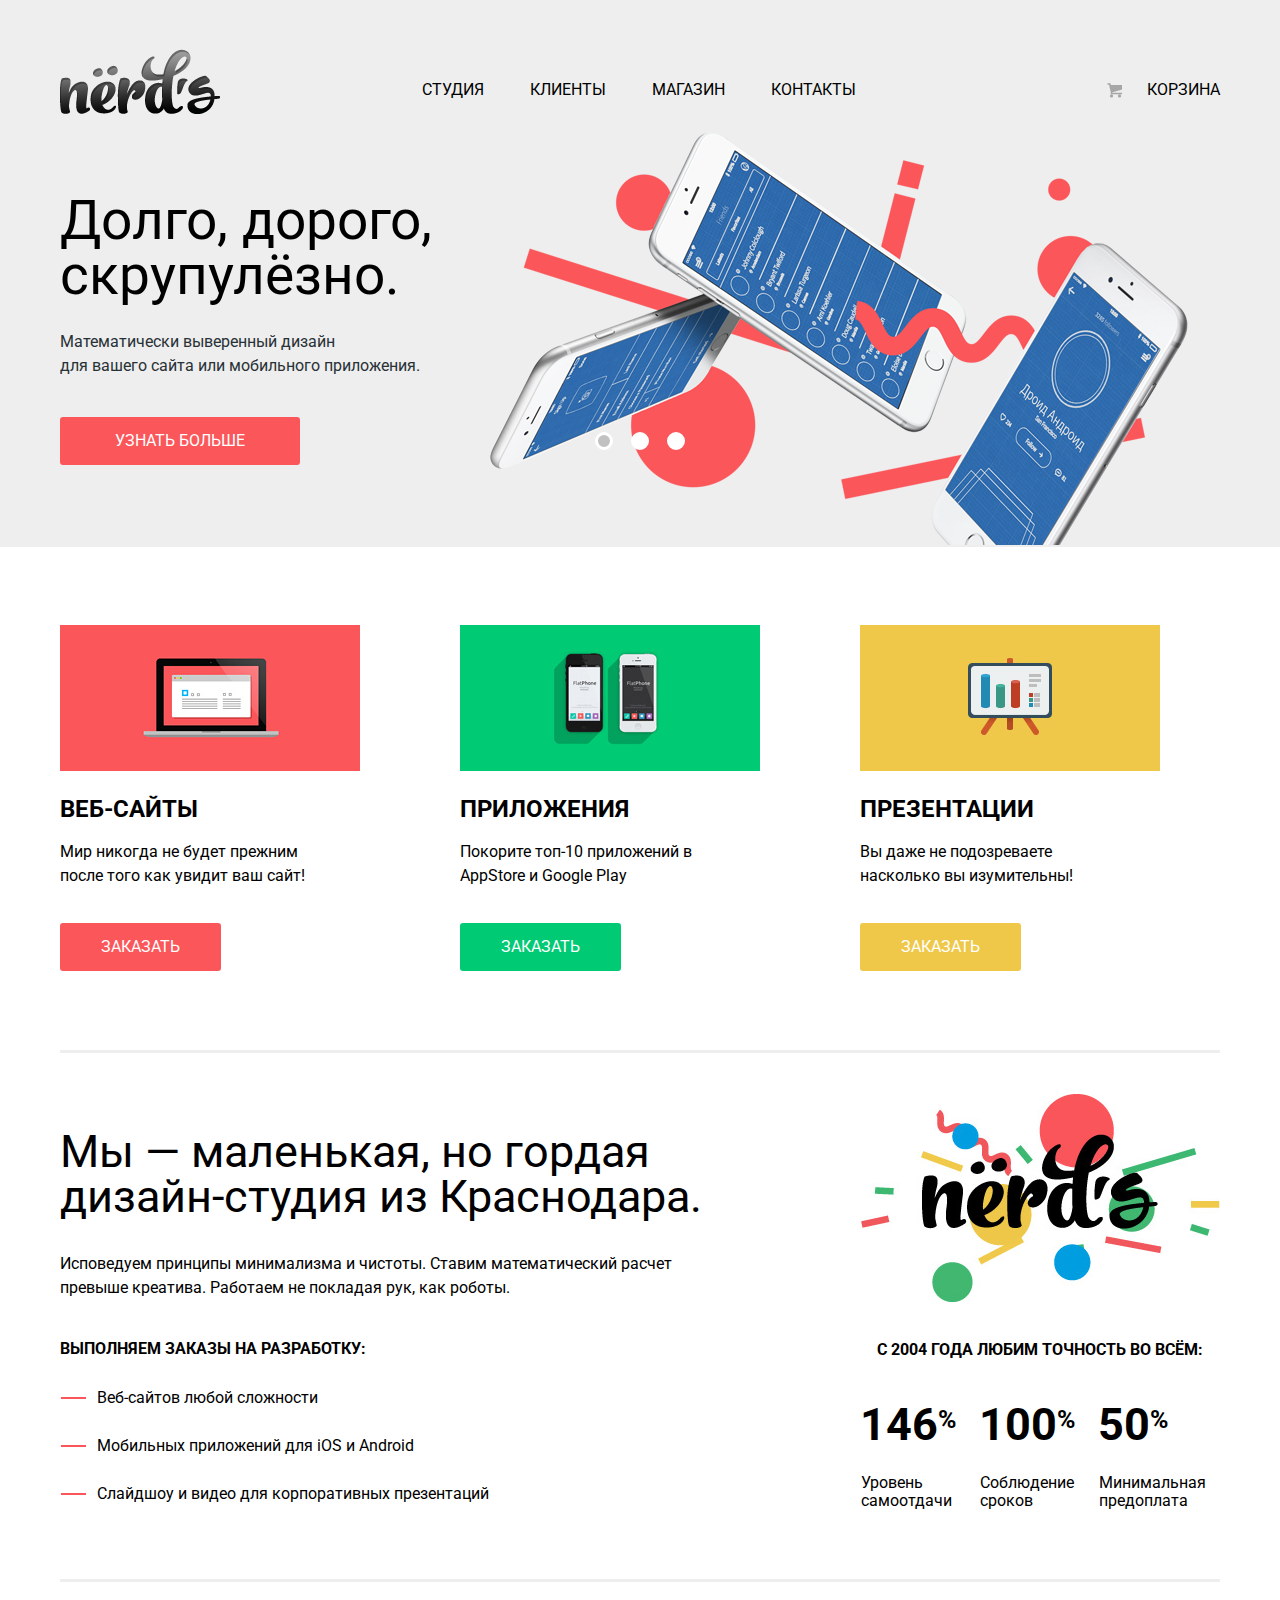
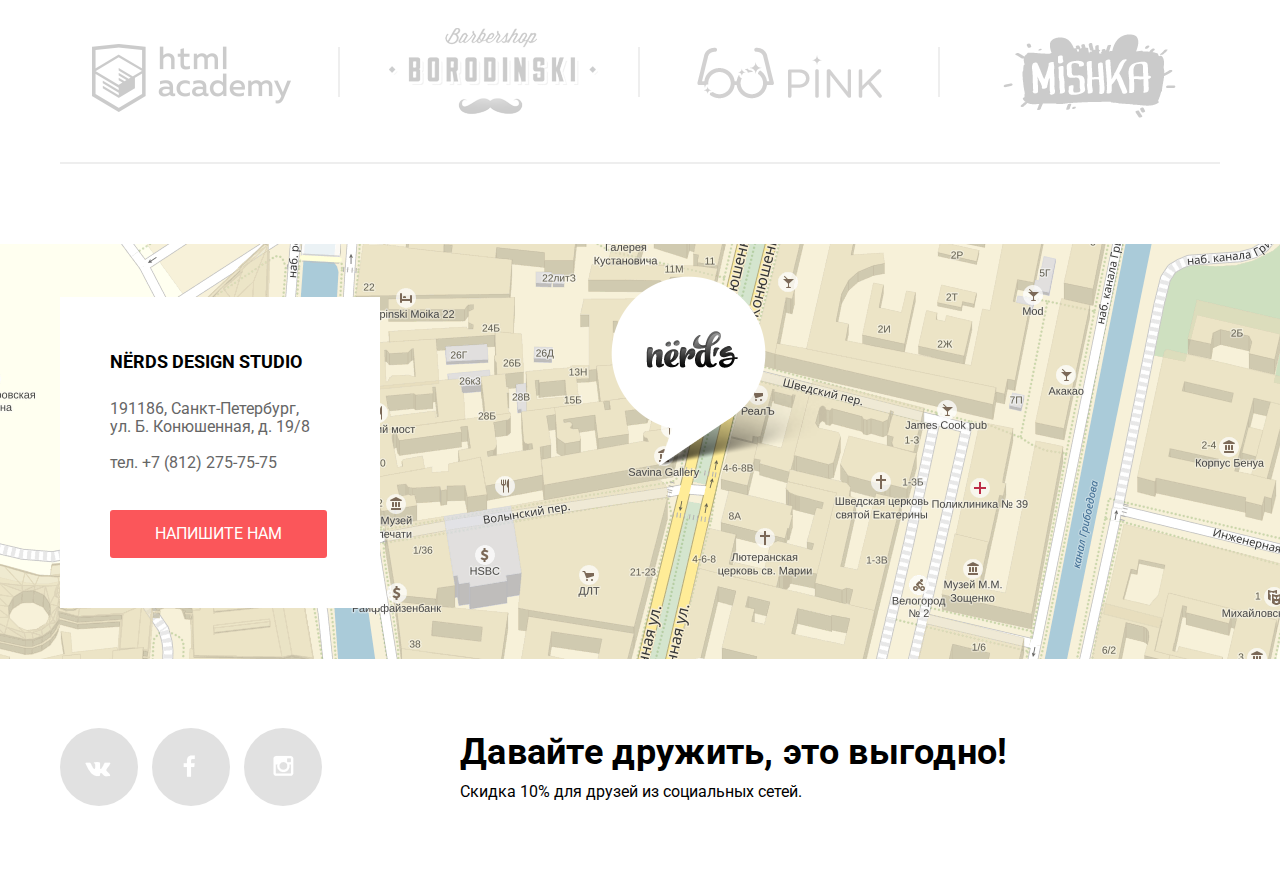
<file: index.html>
<!DOCTYPE html>
<html lang="ru">
<head>
    <meta charset="utf-8">
    <title>HTML Academy: Нёрдс</title>
    <link href="https://fonts.googleapis.com/css?family=Roboto:500&subset=latin,cyrillic" rel="stylesheet" type="text/css">
    <link rel="stylesheet" href="css/normal_v5_min.css">
    <link rel="stylesheet" href="css/style_min.css">
</head>
<body>
    <header class="main-header">
        <div class="container">
            <div class="header-top">
                <div class="header-logo">
                    <a href="index.html"><img src="img/nerds-logo.png" width="160" height="65" alt="nerd's"></a>
                </div>
                <div class="header-top-right">
                    <nav class="main-navigation">
                        <ul>
                            <li><a href="#">Студия</a></li>
                            <li><a href="#">Клиенты</a></li>
                            <li><a href="catalog.html">Магазин</a></li>
                            <li><a href="#">Контакты</a></li>
                        </ul>
                    </nav>
                    <div class="user-block">
                        <a class="basket" href="#">Корзина</a>
                    </div>
                </div>
            </div>
            <div class="slider">
                <input type="radio" id="btn-1" name="toggle" checked>
                <input type="radio" id="btn-2" name="toggle">
                <input type="radio" id="btn-3" name="toggle">
                <div class="slider-controls">
                    <label for="btn-1"></label>
                    <label for="btn-2"></label>
                    <label for="btn-3"></label>
                </div>
                <div class="slides">
                    <div class="slide">
                        <div class="slide-text">
                            <div class="slide-title">Долго, дорого,<br>скрупулёзно.</div>
                            <p>Математически выверенный дизайн<br>для вашего сайта или мобильного приложения.</p>
                            <a class="btn" href="#">Узнать больше</a>
                        </div>
                    </div>
                    <div class="slide">
                        <div class="slide-text">
                            <div class="slide-title">Любим математику<br>как никто другой</div>
                            <p>Никакого креатива, только математические формулы<br>для расчета идеальных пропорций.</p>
                            <a class="btn" href="#">Узнать больше</a>
                        </div>
                    </div>
                    <div class="slide">
                        <div class="slide-text">
                            <div class="slide-title">Только ночь,<br>только хардкор</div>
                            <p>Работаем днём как все? Мы против этого.<br>Ближе к полуночи работа только начинается.</p>
                            <a class="btn" href="#">Узнать больше</a>
                        </div>
                    </div>
                </div>
            </div>
        </div>
    </header>
    <main class="container clearfix">
        <section class="services">
            <div class="services-item">
                <img src="img/illustration-1.jpg" alt="web" width="300" height="146">
                <h3 class="services-title">Веб-сайты</h3>
                <p>Мир никогда не будет прежним после того как увидит ваш сайт!</p>
                <a class="btn" href="#">Заказать</a>
            </div>
            
            <div class="services-item">
                <img src="img/illustration-2.jpg" alt="apps" width="300" height="146">
                <h3 class="services-title">Приложения</h3>
                <p>Покорите топ-10 приложений в AppStore и Google Play</p>
                <a class="btn btn-gr" href="#">Заказать</a>
            </div>
            
            <div class="services-item">
                <img src="img/illustration-3.jpg" alt="presentation" width="300" height="146">
                <h3 class="services-title">Презентации</h3>
                <p>Вы даже не подозреваете насколько вы изумительны!</p>
                <a class="btn btn-yl" href="#">Заказать</a>
            </div>
        </section>
        <section class="about-company">
            <div class="about-company-left">
                <h2>Мы 	&#8212; маленькая, но гордая дизайн-студия из Краснодара.</h2>
                <p>Исповедуем принципы минимализма и чистоты. Ставим математический расчет превыше креатива. Работаем не покладая рук, как роботы.</p>
                <h4>Выполняем заказы на разработку:</h4>
                <ul class="info-list">
                    <li>Веб-сайтов любой сложности</li>
                    <li>Мобильных приложений для iOS и Android</li>
                    <li>Слайдшоу и видео для корпоративных презентаций</li>
                </ul>
            </div>
            <div class="about-company-right">
                <img class="table-logo" src="img/nerds-illustration.jpg" alt="nErd's_logo" width="360" height="208">
                <h4>С 2004 года любим точность во всём:</h4>
                <table class="table-content">
                    <tr>
                        <th>146<sup>%</sup></th>
                        <th>100<sup>%</sup></th>
                        <th>50<sup>%</sup></th>
                    </tr>
                    <tr>
                        <td>Уровень самоотдачи</td>
                        <td>Соблюдение сроков</td>
                        <td>Минимальная предоплата</td>
                    </tr>
                </table>
            </div>
        </section>
        <div class="customers">
            <a href="#"><img src="img/logo-htmlac.png" alt="HTMLacademy" width="260" height="180"></a>
            <a href="#"><img src="img/logo-barbershop.png" alt="Borodinski" width="260" height="180"></a>
            <a href="#"><img src="img/logo-glas-pink.png" alt="Pink" width="260" height="180"></a>
            <a href="#"><img src="img/logo-mishka.png" alt="Mishka" width="260" height="180"></a>
        </div>
    </main>
    <div class="map">
        <div id="yandex-map" style="width: 100%; height: 415px"></div>
        <div class="container clearfix">
            <div class="contacts">
                <h3>NЁrds design studio</h3>
                <p>
                191186, Санкт-Петербург,<br>
                ул. Б. Конюшенная, д. 19/8<br>
                <br>
                <a class="tel" href="tel:+7(812)275-75-75">тел. +7 (812) 275-75-75</a>
                </p>
                <a class="btn feedback-open" href="write-us.html">Напишите нам</a>
            </div>
        </div>
    </div>
    <div class="feedback">
        <b>Напишите нам</b>
        <form class="feedback-form" action="https://echo.htmlacademy.ru" method="post" enctype="multipart/form-data" id="feedback">
            <div class="input-user-date clearfix">
                <div class="input-username">
                    <label class="feedback-title" for="feedback-username">Ваше имя:</label>
                    <input type="text" name="username" class="feedback-username" id="feedback-username" placeholder="Представьтесь пожалуйста" required>
                </div>
                <div class="input-email">
                    <label class="feedback-title" for="feedback-email">Ваш e-mail:</label>
                    <input type="email" name="e-mail" class="feedback-email" id="feedback-email" placeholder="Для отправки ответа" required>
                </div>
            </div>
            <div class="input-text">
                <label class="feedback-title" for="feedback-text" >Текст письма</label>
                <textarea name="text" class="feedback-text" id="feedback-text" placeholder="В свободной форме"></textarea>
            </div>
            <input class="btn" type="submit" value="Отправить">
            <button class="btn-close" type="submit" form="feedback" value="close">&#215;</button>
        </form>
    </div>
    <footer class="main-footer">
        <div class="container clearfix">
            <div class="footer-social">
                <a class="social-btn social-vk" href="https://vk.com/htmlacademy">Вконтакте</a>
                <a class="social-btn social-facebook" href="https://facebook.com/htmlacademy">Фейсбук</a>
                <a class="social-btn social-instagram" href="https://instagram.com/htmlacademy">Инстаграм</a>
            </div>
            <div class="discount">
                <h4>Давайте дружить, это выгодно!</h4>
                <p>Скидка 10% для друзей из социальных сетей.</p>
            </div>
        </div>
    </footer>
    <script src="https://api-maps.yandex.ru/2.1/?lang=ru_RU" type="text/javascript"></script>
    <script src="js/script_min.js" type="text/jscript"></script>
</body>
</html>
</file>
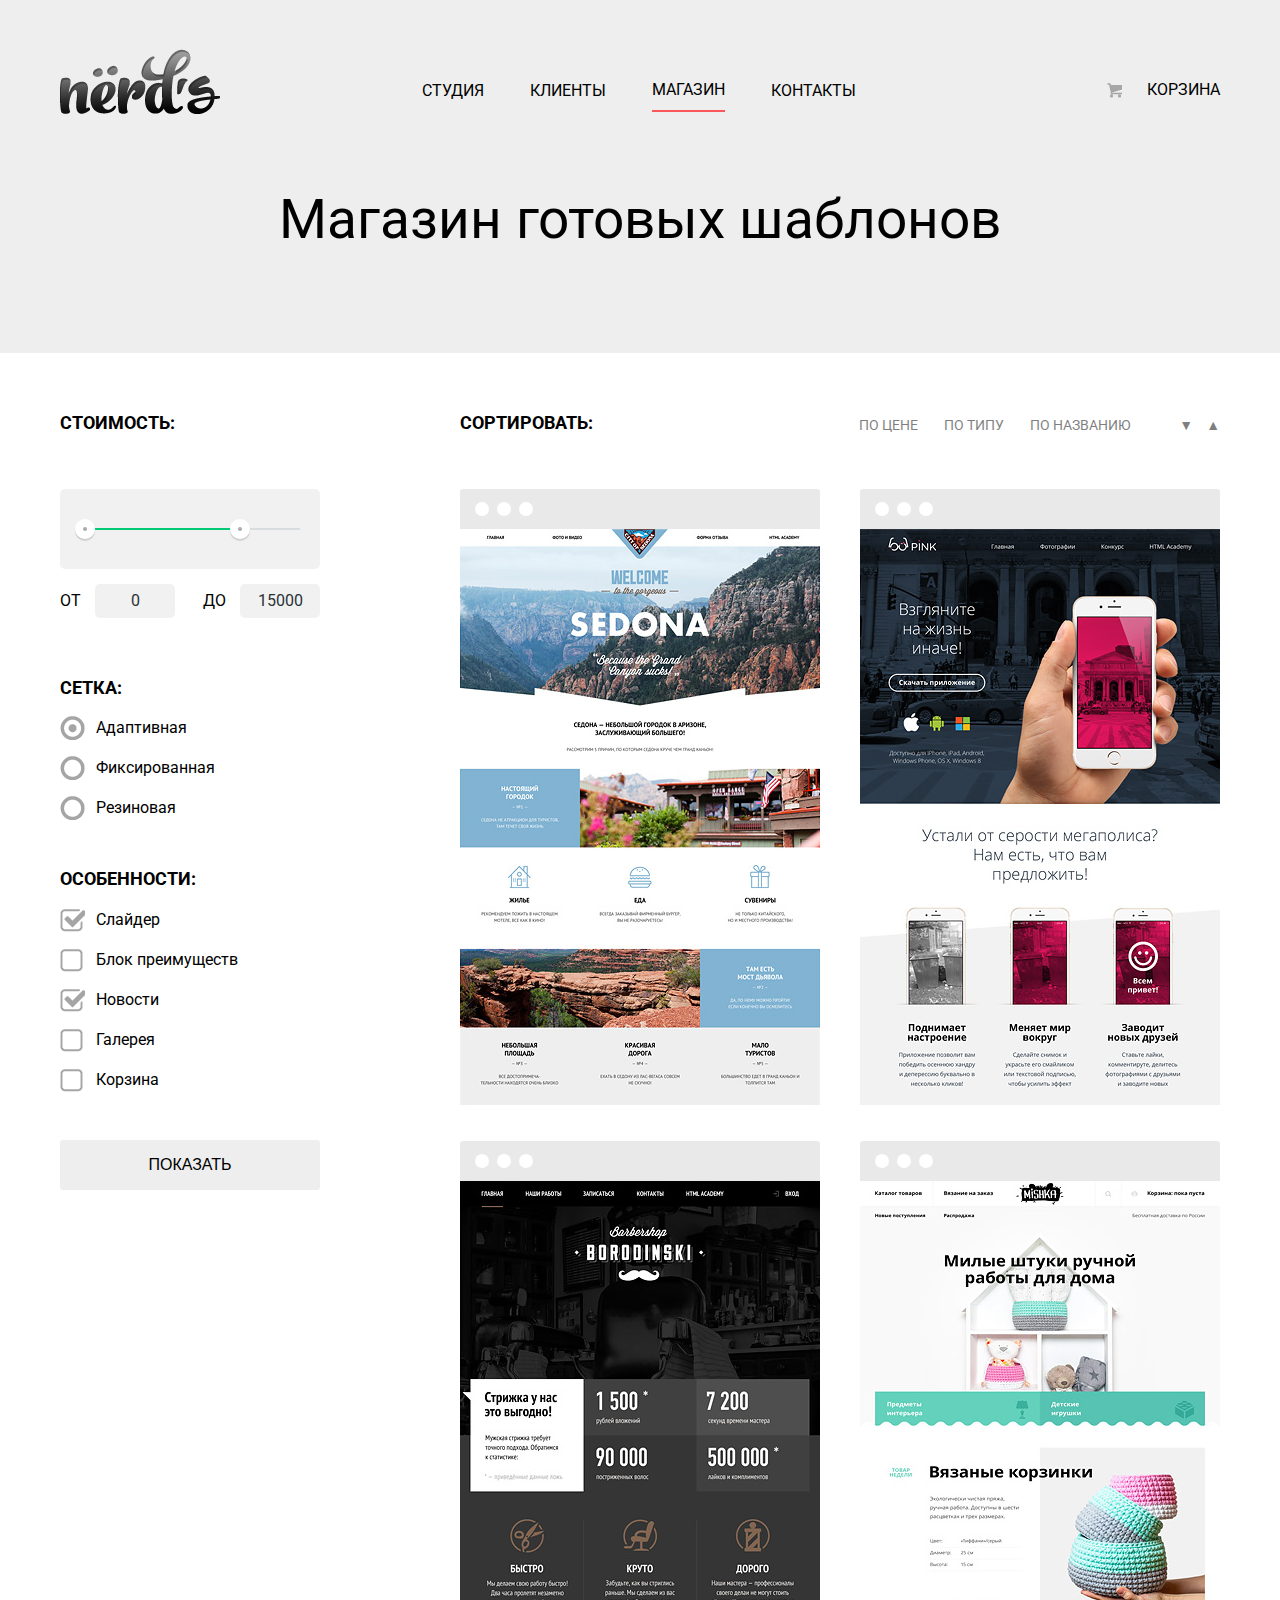
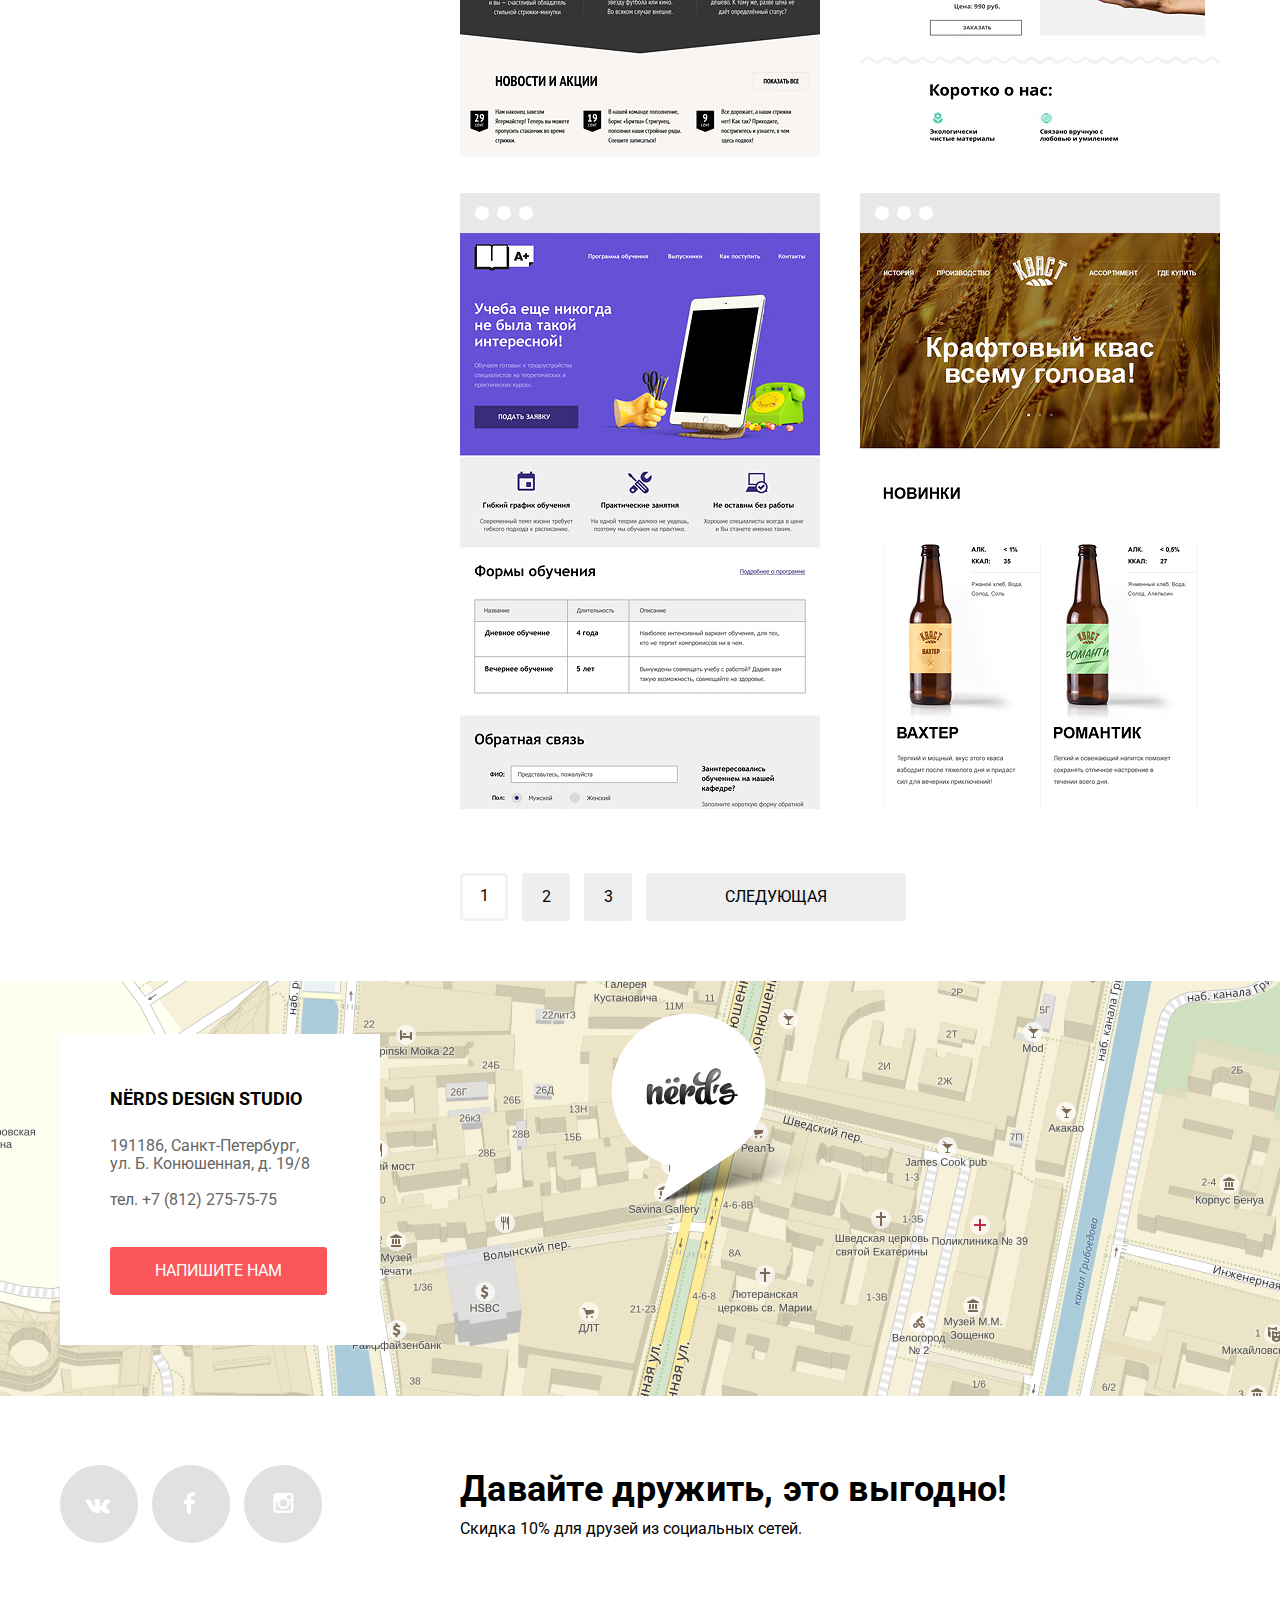
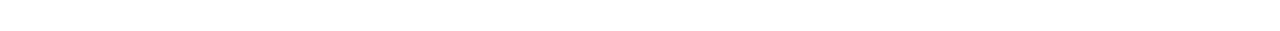
<file: catalog.html>
<!DOCTYPE html>
<html lang="ru">
<head>
    <meta charset="utf-8">
    <title>HTML Academy: Нёрдс</title>
    <link href="https://fonts.googleapis.com/css?family=Roboto:500&subset=latin,cyrillic" rel="stylesheet" type="text/css">
    <link rel="stylesheet" href="css/normal_v5_min.css">
    <link rel="stylesheet" href="css/style_min.css">
</head>
<body>
    <header class="main-header">
        <div class="container">
            <div class="header-top">
                <div class="header-logo">
                    <a href="index.html"><img src="img/nerds-logo.png" width="160" height="65" alt="nerd's"></a>
                </div>
                <div class="header-top-right">
                    <nav class="main-navigation">
                        <ul>
                            <li><a href="#">Студия</a></li>
                            <li><a href="#">Клиенты</a></li>
                            <li class="active"><a href="catalog.html">Магазин</a></li>
                            <li><a href="#">Контакты</a></li>
                        </ul>
                    </nav>
                    <div class="user-block">
                        <a class="basket" href="#">Корзина</a>
                    </div>
                </div>
            </div>
            <div class="logo-title">
                <h1>Магазин готовых шаблонов</h1>
            </div>
        </div>
    </header>
    <main class="container clearfix">
        <div class="select">
            <form action="https://echo.htmlacademy.ru" method="post" enctype="multipart/form-data">
                <div class="range-filter">
                <h4>Стоимость:</h4>
                <div class="range-controls">
                    <div class="scale">
                        <div class="bar"></div>
                    </div>
                    <div class="toggle toggle-min"></div>
                    <div class="toggle toggle-max"></div>
                </div>
                <div class="price-controls">
                    <label class="min-price">от <input name="min-price" type="text" value="0"></label>
                    <label class="max-price">до <input name="max-price" type="text" value="15000"></label>
                </div>
                </div>
                <div class="select-item">
                    <h4>Сетка:</h4>
                    <input type="radio" name="layout" id="adaptiv" value="adaptiv" checked>
                    <label for="adaptiv">Адаптивная</label>
                    <input type="radio" name="layout" id="fixed" value="fixed">
                    <label for="fixed">Фиксированная</label>
                    <input type="radio" name="layout" id="elastic" value="elastic">
                    <label for="elastic">Резиновая</label>
                </div>
                <div class="select-item">
                    <h4>Особенности:</h4>
                    <input type="checkbox" name="slayder" id="slayder" checked>
                    <label for="slayder">Слайдер</label>
                    <input type="checkbox" name="advantage" id="advantage">
                    <label for="advantage">Блок преимуществ</label>
                    <input type="checkbox" name="news" id="news" checked>
                    <label for="news">Новости</label>
                    <input type="checkbox" name="galery" id="galery">
                    <label for="galery">Галерея</label>
                    <input type="checkbox" name="basket" id="basket">
                    <label for="basket">Корзина</label>
                </div>
                <input type="submit" value="Показать">
        </form>
        </div>
        <div class="gallery">
            <div class="gallery-sort clearfix">
                <h4>Сортировать:</h4>
                <div class="gallery-sort-item">
                    <a href="#">По цене</a>
                    <a href="#">По типу</a>
                    <a href="#">По названию</a>
                    <div class="sort-direct">
                        <a href="#">&#9660;</a>
                        <a href="#">&#9650;</a>
                    </div>
                </div>
            </div>
            <div class="gallery-wrap">
                <article class="gallery-item">
                    <div class="item-gallery-header">
                        <span class="dot"></span>
                        <span class="dot"></span>
                        <span class="dot"></span>
                    </div>
                    <img src="img/img-sedona.jpg" alt="Sedona" width="360" height="576">
                    <div class="buy-block">
                        <a class="logotype" href="#">Sedona</a>
                        <p class="text-block">Информационный сайт<br>для туристов</p>
                        <a class="btn" href="#">9 900 руб.</a>
                    </div>
                </article>
                <article class="gallery-item">
                    <div class="item-gallery-header">
                        <span class="dot"></span>
                        <span class="dot"></span>
                        <span class="dot"></span>
                    </div>
                    <img src="img/img-pink.jpg" alt="Pink" width="360" height="576">
                    <div class="buy-block">
                        <a class="logotype" href="#">Pink APP</a>
                        <p class="text-block">Продуктивный лендинг<br>приложения для iOS и Android</p>
                        <a class="btn" href="#">8 500 руб.</a>
                    </div>
                </article>
                <article class="gallery-item">
                    <div class="item-gallery-header">
                        <span class="dot"></span>
                        <span class="dot"></span>
                        <span class="dot"></span>
                    </div>
                    <img src="img/img-barbershop.jpg" alt="Borodinski" width="360" height="576">
                    <div class="buy-block">
                        <a class="logotype" href="#">Barbershop</a>
                        <p class="text-block">Сайт салон красоты.<br>Для мужчин, да</p>
                        <a class="btn" href="#">10 000 руб.</a>
                    </div>
                </article>
                <article class="gallery-item">
                    <div class="item-gallery-header">
                        <span class="dot"></span>
                        <span class="dot"></span>
                        <span class="dot"></span>
                    </div>
                    <img src="img/img-mishka.jpg" alt="Mishka" width="360" height="576">
                    <div class="buy-block">
                        <a class="logotype" href="#">Mishka</a>
                        <p class="text-block">Интернет-магазин<br>вязаных игрушек</p>
                        <a class="btn" href="#">12 000 руб.</a>
                    </div>
                </article>
                <article class="gallery-item">
                    <div class="item-gallery-header">
                        <span class="dot"></span>
                        <span class="dot"></span>
                        <span class="dot"></span>
                    </div>
                    <img src="img/img-aplus.jpg" alt="Lerarn+" width="360" height="576">
                    <div class="buy-block">
                        <a class="logotype" href="#">A Plus</a>
                        <p class="text-block">Лендинг курсов повышения<br>квалификации</p>
                        <a class="btn" href="#">9 900 руб.</a>
                    </div>
                </article>
                <article class="gallery-item">
                    <div class="item-gallery-header">
                        <span class="dot"></span>
                        <span class="dot"></span>
                        <span class="dot"></span>
                    </div>
                    <img src="img/img-kvast.jpg" alt="Craft-Kvas" width="360" height="576">
                    <div class="buy-block">
                        <a class="logotype" href="#">Крафтовый квас</a>
                        <p class="text-block">Промо-сайт производителя<br>крафтового кваса</p>
                        <a class="btn" href="#">8 700 руб.</a>
                    </div>
                </article>
            </div>
            <div class="pages">
                <span >1</span >
                <a class="btn" href="#">2</a>
                <a class="btn" href="#">3</a>
                <a class="btn" href="#">Следующая</a>
            </div>
        </div>
    </main>
    <div class="map">
        <div id="yandex-map" style="width: 100%; height: 415px"></div>
        <div class="container clearfix">
            <div class="contacts">
                <h3>NЁrds design studio</h3>
                <p>
                191186, Санкт-Петербург,<br>
                ул. Б. Конюшенная, д. 19/8<br>
                <br>
                <a class="tel" href="tel:+7(812)275-75-75">тел. +7 (812) 275-75-75</a>
                </p>
                <a class="btn feedback-open" href="write-us.html">Напишите нам</a>
            </div>
        </div>
    </div>
    <div class="feedback">
        <b>Напишите нам</b>
        <form class="feedback-form" action="https://echo.htmlacademy.ru" method="post" enctype="multipart/form-data" id="feedback">
            <div class="input-user-date clearfix">
                <div class="input-username">
                    <label class="feedback-title" for="feedback-username">Ваше имя:</label>
                    <input type="text" name="username" class="feedback-username" id="feedback-username" placeholder="Представьтесь пожалуйста" required>
                </div>
                <div class="input-email">
                    <label class="feedback-title" for="feedback-email">Ваш e-mail:</label>
                    <input type="email" name="e-mail" class="feedback-email" id="feedback-email" placeholder="Для отправки ответа" required>
                </div>
            </div>
            <div class="input-text">
                <label class="feedback-title" for="feedback-text" >Текст письма</label>
                <textarea name="text" class="feedback-text" id="feedback-text" placeholder="В свободной форме"></textarea>
            </div>
            <input class="btn" type="submit" value="Отправить">
            <button class="btn-close" type="submit" form="feedback" value="close">&#215;</button>
        </form>
    </div>
    <footer class="main-footer">
        <div class="container clearfix">
            <div class="footer-social">
                <a class="social-btn social-vk" href="https://vk.com/htmlacademy">Вконтакте</a>
                <a class="social-btn social-facebook" href="https://facebook.com/htmlacademy">Фейсбук</a>
                <a class="social-btn social-instagram" href="https://instagram.com/htmlacademy">Инстаграм</a>
            </div>
            <div class="discount">
                <h4>Давайте дружить, это выгодно!</h4>
                <p>Скидка 10% для друзей из социальных сетей.</p>
            </div>
        </div>
    </footer>
    <script src="https://api-maps.yandex.ru/2.1/?lang=ru_RU" type="text/javascript"></script>
    <script src="js/script_min.js" type="text/jscript"></script>
</body>
</html>
</file>
<file: css/style_min.css>
.about-company,.services{border-bottom:3px solid #eee}.basket::before,.clearfix::after,.customers a::before,.info-list li:before{content:""}.contacts .btn,.select-item input[type=text],body{font-family:Roboto,Arial,sans-serif}.btn,.buy-block .logotype,.contacts .tel,.gallery-sort a,.header-top-right a,.main-navigation a,.pages span{text-decoration:none}body{margin:0;padding:0;font-size:16px;line-height:24px;font-weight:400;color:#000;background-color:#fff;min-width:1200px}.about-company h2,.logo-title h1{font-weight:400;margin-bottom:20px;color:#000}.logo-title h1{font-size:55px;line-height:55px}.about-company h2{font-size:45px;line-height:45px}.contacts h3,.services h3{font-size:24px;line-height:30px;color:#000;margin:0;font-weight:700;padding:16px 0;text-transform:uppercase}.about-company h4,.discount h4,.gallery h4,.select h4{font-size:18px;line-height:30px;color:#000;margin:0;text-transform:uppercase;font-weight:700}.discount h4{font-size:36px;line-height:36px;letter-spacing:.3px;color:#000}.contacts p{color:#666;font-size:16px;line-height:18px;margin:23px 0;padding:0}.header-top-right a,.main-navigation li{text-transform:uppercase;line-height:30px;font-size:16px}.main-navigation ul{list-style:none}.main-navigation a{color:#000}.main-navigation a:active{color:grey}.gallery-sort a{color:#000}.gallery-sort a:hover{color:red}.gallery-sort a:active{color:grey}.clearfix::after{display:table;clear:both}.container{width:1160px;margin:0 auto;padding:0 20px}.main-header{background-color:#eee;padding-top:49px}.header-top-right{float:right;width:838px;margin-top:10px}.header-top-right a{display:block}.customers a,.customers a:active,.customers a:hover,.main-navigation li,.table-logo,.user-block{display:inline-block}.header-top-right a:hover{color:#fb565a}.header-top-right a:active{color:#000;opacity:.4}ul.main-navigation{padding-left:0}.header-top-right nav{display:inline-block;width:640px;vertical-align:middle;height:64px}.main-navigation li{vertical-align:middle;padding-bottom:5px;margin-right:42px}.main-navigation li:last-child{margin-right:0}.user-block{vertical-align:middle;float:right;margin:16px 0;padding-left:40px}.header-logo,.header-top{margin:0;padding:0}.user-block a{position:relative;color:#000;max-width:100px}.basket::before{position:absolute;top:8px;left:-40px;width:15px;height:15px;background-image:url(../img/sprite_nerds.png);background-repeat:no-repeat;background-position:-123px -52px;opacity:.3}.header-logo{float:left;width:200px}.header-logo:hover{opacity:.8}.header-logo:active{opacity:.5}.slider{clear:both;min-height:424px}.slider p{margin:27px 0 39px}.services{padding-top:78px;min-height:425px}.services-item{float:left;width:300px;margin-right:100px}.services-item p{width:250px;margin:0;padding-bottom:35px}.services-item:last-child{margin-right:0}.services-item img:nth-child(1){background-color:#fb565a}.services-item img:nth-child(2){background-color:#50b976}.services-item img:nth-child(3){background-color:#efc849}.about-company{padding-top:41px;padding-bottom:45px;min-height:440px}.about-company-left{float:left;width:660px;min-height:430px;margin-right:100px}.about-company-left h2{margin-top:35px;margin-bottom:33px}.about-company-left h4,.about-company-right h4{font-size:16px;line-height:24px;margin-top:37px}.about-company-left li{list-style:none;margin-top:25px;margin-left:-3px;margin-bottom:-1px;padding-left:0}.info-list{position:relative}.info-list li:before{position:absolute;width:25px;border-bottom:2px solid #fb565a;left:1px;margin-top:11px}.about-company-right{float:right;width:400px;min-height:430px}.table-logo{margin-left:40px}.about-company-right h4{text-align:left;margin-top:29px;margin-left:57px}.table-content{margin:55px 0 0 37px;text-align:left}.table-content th{font-size:45px;line-height:10px;padding-right:20px}.table-content sup{font-size:25px;line-height:10px}.table-content td{font-size:16px;line-height:18px;padding-left:2px;padding-top:34px;padding-right:15px}.customers{border-bottom:2px solid #eee;font-size:0;line-height:0;margin-bottom:20px}.customers a{margin-right:40px;position:relative}.customers a:nth-child(4n),.map img{margin-right:0}.customers img{opacity:.2}.customers img:hover{opacity:1}.customers img:active{opacity:.1}.customers a:nth-child(4n)::before,input[type=radio],input[type=checkbox]{display:none}.customers a::before{position:absolute;width:2px;height:50px;top:65px;right:-20px;background:#eee}.map{position:relative;height:335px;margin-top:60px;margin-bottom:40px;padding-bottom:80px;background-image:url(../img/map-location.png);background-color:#ece4c6}.contacts{position:absolute;width:220px;padding:50px;min-height:200px;top:53px;background-color:#fff;z-index:20}.contacts h3{font-size:18px;line-height:30px;margin:0;padding:0}.contacts .tel{color:#666}.contacts .btn{margin-top:38px;width:187px}.main-footer{margin-top:40px;min-height:160px;padding-bottom:20px}.footer-social{float:left;width:400px;min-height:175px}.discount{float:left;margin-top:35px;width:570px}.discount h4{text-transform:none}.btn,.buy-block .logotype,.gallery-sort-item,.pages span,.price-controls label,.select-item:nth-child(1){text-transform:uppercase}.discount p{margin-top:10px}.main-navigation .active{border-bottom:2px solid #fb565a}.logo-title{padding-top:32px;text-align:center;clear:both;height:198px;margin-bottom:21px}.select{float:left;width:260px;min-height:800px;margin-right:140px}.cost-block{min-height:50px;width:200px;background-color:gray}.cost-line{height:41px;padding-top:39px;width:250px;margin-bottom:13px;border-radius:3px;background:#f1f1f1}.select-item input[type=text]{font-size:16px;width:60px;margin-left:5px;padding:10px;text-align:center;border:none;border-radius:3px;outline:0;background:#f1f1f1}.select-item label{position:relative}.select-item:nth-child(2){margin-top:55px}.select-item:nth-child(2) label{margin-top:13px;margin-bottom:16px;padding-left:36px}.select-item:nth-child(3){margin-top:41px;margin-bottom:28px}.select-item:nth-child(3) label{margin-top:14px;margin-bottom:16px;padding-left:36px;white-space:nowrap}input[type=radio]+label::before,input[type=checkbox]+label::before{content:"";display:block;top:-1px;left:0;background-image:url(../img/sprite_nerds.png);background-repeat:no-repeat;width:25px;height:25px;cursor:pointer;position:absolute}input[type=radio]+label::before{background-position:-83px -9px;opacity:.5}input[type=radio]:checked+label::before{background-position:-118px -9px;opacity:.5;cursor:pointer}input[type=radio]+label:hover::before,input[type=checkbox]+label:hover::before{opacity:1}input[type=checkbox]+label::before{background-position:-12px -9px;opacity:.5}input[type=checkbox]:checked+label::before{background-position:-46px -9px;opacity:.5;cursor:pointer}.select input[type=submit]{display:inline-block;width:260px;height:50px;vertical-align:top;margin-top:20px;background-color:#eee;color:#000;font-size:16px;line-height:18px;padding:15px;border-radius:3px;text-transform:uppercase;text-decoration:none;text-align:center;border:none;cursor:pointer}.select input[type=submit]:hover{background-color:#e5e5e5}.select input[type=submit]:active{background-color:#d5d5d5;box-shadow:inset 0 3px #b5b5b5}.select-item label{display:block;margin:0;width:120px}.max-cost{float:right}.gallery-sort h4,.min-cost{float:left}.select-item{min-height:150px}.gallery-sort h4,.range-filter h4{padding:34px 0 51px}.gallery-sort-item{font-size:14px;float:right;margin-left:25px;padding-top:39px;width:361px}.gallery-sort-item a{display:inline-block;vertical-align:bottom;margin-right:23px;opacity:.5}.gallery-item,.pages a,.pages span{vertical-align:top}.gallery-sort-item a:hover{color:#000;opacity:.7}.gallery-sort-item a:active{color:#000;opacity:1}.sort-direct{float:right}.sort-direct a{margin-left:10px;margin-right:0}.gallery{float:left;width:760px}.gallery-wrap{font-size:0}.gallery-item{display:inline-block;margin-bottom:36px;margin-right:40px;height:616px}.gallery-item:hover{box-shadow:0 5px 15px 0 #cfcfcf}.gallery-item:nth-child(2n){margin-right:0}.gallery-item img{background-color:#eee}.item-gallery-header{padding-left:15px;height:40px;background-color:#e9e9e9;border-radius:3px 3px 0 0}.gallery-item:hover .item-gallery-header{background-color:#4d4d4d}.item-gallery-header .dot{float:left;width:14px;height:14px;margin-top:13px;margin-right:8px;border-radius:50%;background-color:#fff}.buy-block,.pages a{background-color:#eee}.buy-block{display:none;position:relative;bottom:242px;width:360px;height:230px}.gallery-item:hover .buy-block{display:block}.buy-block .logotype{display:block;font-size:18px;font-weight:700;line-height:30px;text-align:center;padding-top:27px;color:#000}.buy-block .text-block,.pages span{font-size:16px;line-height:18px;text-align:center}.buy-block .text-block{margin-top:13px;color:#666}.pages a,.pages span{color:#000;margin-right:10px}.buy-block .btn{display:block;margin-top:31px;margin-left:auto;margin-right:auto;width:170px}.gallery-sort h4,.pages,.pages a,.pages span{display:inline-block}.pages{padding-top:28px;clear:both;margin:0}.pages a{width:18px;height:18px}.pages a:hover{background-color:#e5e5e5}.pages a:active{background-color:#d5d5d5;box-shadow:inset 0 3px #b5b5b5}.pages span{width:20px;height:20px;background-color:#fff;padding:11px;border-radius:3px;border:3px solid #f1f1f1}.pages a:last-child{width:230px}@-webkit-keyframes bounce{0%{-webkit-transform:translateY(-2000px);transform:translateY(-2000px)}70%{-webkit-transform:translateY(30px);transform:translateY(30px)}90%{-webkit-transform:translateY(-10px);transform:translateY(-10px)}100%{-webkit-transform:translateY(0);transform:translateY(0)}}@keyframes bounce{0%{-webkit-transform:translateY(-2000px);transform:translateY(-2000px)}70%{-webkit-transform:translateY(30px);transform:translateY(30px)}90%{-webkit-transform:translateY(-10px);transform:translateY(-10px)}100%{-webkit-transform:translateY(0);transform:translateY(0)}}@-webkit-keyframes shake{0%,100%{-webkit-transform:translateX(0);transform:translateX(0)}10%,30%,50%,70%,90%{-webkit-transform:translateX(-10px);transform:translateX(-10px)}20%,40%,60%,80%{-webkit-transform:translateX(10px);transform:translateX(10px)}}@keyframes shake{0%,100%{-webkit-transform:translateX(0);transform:translateX(0)}10%,30%,50%,70%,90%{-webkit-transform:translateX(-10px);transform:translateX(-10px)}20%,40%,60%,80%{-webkit-transform:translateX(10px);transform:translateX(10px)}}.feedback{position:fixed;left:50%;top:10%;width:760px;height:460px;margin-left:-480px;padding:65px 100px;background:#fff;z-index:50;box-shadow:0 19px 48px 3px #595a5a;display:none}.feedback-show{display:block;-webkit-animation:bounce .6s;animation:bounce .6s}.feedback-error{-webkit-animation:shake .6s;animation:shake .6s}.info-error input[type=text],textarea{border:2px solid #e74246}.feedback b{color:#000;font-size:45px;line-height:45px}.feedback-title{display:block;font-size:16px;line-height:18px;margin-top:22px;margin-bottom:10px}.input-user-date{display:block;margin-top:20px}.input-user-date input[type=text],textarea{color:gray}.input-user-date input[type=text],input[type=email]{outline:0}.input-username{display:block;float:left}.input-email{display:block;float:right}.input-text{display:block;clear:both;margin:35px auto 40px}.feedback-text{resize:none;width:730px;height:92px;padding:10px 15px;border:2px solid #d7dcde;border-radius:3px;font-size:16px;line-height:18px;font-family:Roboto,Arial,sans-serif;outline:0}.feedback-email,.feedback-username{resize:none;height:43px;padding-left:15px;font-size:16px;line-height:18px;font-family:Roboto,Arial,sans-serif}.feedback-text:hover{border:2px solid #b4b9bb}.feedback-text:focus{border:2px solid #000}.feedback-username{width:343px;border:2px solid #d7dcde;border-radius:3px}.feedback-username:hover{border:2px solid #b4b9bb}.feedback-username:focus{border:2px solid #000}.feedback-email{width:340px;border:2px solid #d7dcde;border-radius:3px}.feedback-email:hover{border:2px solid #b4b9bb}.feedback-email:focus{border:2px solid #000}.btn-close,.feedback .btn{border:none;cursor:pointer}.feedback .btn{width:260px;padding:15px;font-family:Roboto,Arial,sans-serif}.feedback-btn:hover{background:#d6494d}.feedback-btn:active{background:#b63538}.social-facebook,.social-instagram,.social-vk{background-image:url(../img/sprite_nerds.png);background-repeat:no-repeat}.btn-close{position:absolute;color:#fb565a;right:80px;top:58px;width:40px;height:40px;outline:0;font-size:50px;background-color:#fff;opacity:.6}.btn-close:hover{opacity:1}.btn-close:active{opacity:.3}.btn{display:block;color:#fff;font-size:16px;line-height:18px;padding:15px;background-color:#fb565a;border-radius:3px;text-align:center;width:131px}.btn-gr{background-color:#00ca74}.btn-yl{background-color:#efc84a}.slide-text .btn{width:210px}.btn:hover{background-color:#d6494d}.btn-gr:hover{background-color:#00bc6c}.btn-yl:hover{background-color:#eab534}.btn:active{background-color:#d7373b;box-shadow:inset 0 3px #c13135}.btn-gr:active{background-color:#00aa62;box-shadow:inset 0 3px #009958}.btn-yl:active{background-color:#e5a722;box-shadow:inset 0 3px #ce961f}.footer-social a{display:inline-block;vertical-align:middle;width:78px;height:78px;border-radius:50%;margin-top:29px;margin-right:10px;background-color:#e1e1e1;font-size:0}.footer-social a:hover{background-color:#d6494d}.footer-social a:active{background-color:#d7373b;box-shadow:inset 0 3px #c13135}.social-vk{background-position:-100px -95px}.social-facebook{background-position:15px -38px}.social-instagram{background-position:15px -92px}.range-controls{position:relative;height:41px;padding-top:39px;padding-right:20px;padding-left:20px;margin-bottom:15px;border-radius:5px;background:#f1f1f1}.range-controls .scale{height:2px;background:#d7dcde}.range-controls .bar{width:70%;height:2px;background:#00ca74}.range-controls .toggle{position:absolute;top:30px;left:0;width:4px;height:4px;cursor:pointer;border:8px solid #fff;border-radius:50%;background:#ababab;box-shadow:0 2px 1px 0 #cfcfcf}.range-controls .toggle-min{left:15px}.range-controls .toggle-max{left:170px}.price-controls{font-size:0}.price-controls label{font-size:16px;display:inline-block;width:50%}.max-price{text-align:right}.price-controls input{font-family:Roboto,Arial,sans-serif;font-size:16px;width:60px;margin-left:10px;padding:8px 10px;text-align:center;color:#283136;border:none;border-radius:5px;background:#f1f1f1}.slider{position:relative;margin:0 auto}.slider input[type=radio]{position:absolute;opacity:0}.slider-controls{position:absolute;bottom:105px;left:50%;width:200px;height:10px;margin-left:-100px;text-align:center;z-index:10}.slider-controls label{display:inline-block;width:12px;height:12px;margin:0 7px;background:#fff;border:3px solid #fff;vertical-align:top;border-radius:50%;cursor:pointer}#btn-1:checked~.slider-controls label[for=btn-1],#btn-2:checked~.slider-controls label[for=btn-2],#btn-3:checked~.slider-controls label[for=btn-3]{background:#c1c1c1}.slide:nth-child(1),.slide:nth-child(2),.slide:nth-child(3){background-repeat:no-repeat;background-position:99% -9px}.slide{position:absolute;top:0;left:0;width:100%;height:100%;overflow:hidden;display:none}.slide-text{width:520px;padding:30px 0;color:#283136}.slide-title{font-family:Roboto,Arial,sans-serif;font-size:55px;line-height:55px;margin-top:40px;color:#000}.slide:nth-child(1){background-image:url(../img/nerds-index-slide1.png)}.slide:nth-child(2){background-image:url(../img/nerds-index-slide2.png)}.slide:nth-child(3){background-image:url(../img/nerds-index-slide3.png)}#btn-1:checked~.slides .slide:nth-child(1),#btn-2:checked~.slides .slide:nth-child(2),#btn-3:checked~.slides .slide:nth-child(3){display:block}
</file>
<file: css/normal_v5_min.css>
/*! normalize.css v5.0.0 | MIT License | github.com/necolas/normalize.css */button,hr,input{overflow:visible}audio,canvas,progress,video{display:inline-block}progress,sub,sup{vertical-align:baseline}[type=checkbox],[type=radio],legend{box-sizing:border-box;padding:0}html{font-family:sans-serif;line-height:1.15;-ms-text-size-adjust:100%;-webkit-text-size-adjust:100%}body{margin:0}article,aside,details,figcaption,figure,footer,header,main,menu,nav,section{display:block}h1{font-size:2em;margin:.67em 0}figure{margin:1em 40px}hr{box-sizing:content-box;height:0}code,kbd,pre,samp{font-family:monospace,monospace;font-size:1em}a{background-color:transparent;-webkit-text-decoration-skip:objects}a:active,a:hover{outline-width:0}abbr[title]{border-bottom:none;text-decoration:underline;text-decoration:underline dotted}b,strong{font-weight:bolder}dfn{font-style:italic}mark{background-color:#ff0;color:#000}small{font-size:80%}sub,sup{font-size:75%;line-height:0;position:relative}sub{bottom:-.25em}sup{top:-.5em}audio:not([controls]){display:none;height:0}img{border-style:none}svg:not(:root){overflow:hidden}button,input,optgroup,select,textarea{font-family:sans-serif;font-size:100%;line-height:1.15;margin:0}button,select{text-transform:none}[type=reset],[type=submit],button,html [type=button]{-webkit-appearance:button}[type=button]::-moz-focus-inner,[type=reset]::-moz-focus-inner,[type=submit]::-moz-focus-inner,button::-moz-focus-inner{border-style:none;padding:0}[type=button]:-moz-focusring,[type=reset]:-moz-focusring,[type=submit]:-moz-focusring,button:-moz-focusring{outline:ButtonText dotted 1px}fieldset{border:1px solid silver;margin:0 2px;padding:.35em .625em .75em}legend{color:inherit;display:table;max-width:100%;white-space:normal}textarea{overflow:auto}[type=number]::-webkit-inner-spin-button,[type=number]::-webkit-outer-spin-button{height:auto}[type=search]{-webkit-appearance:textfield;outline-offset:-2px}[type=search]::-webkit-search-cancel-button,[type=search]::-webkit-search-decoration{-webkit-appearance:none}::-webkit-file-upload-button{-webkit-appearance:button;font:inherit}summary{display:list-item}[hidden],template{display:none}
</file>
